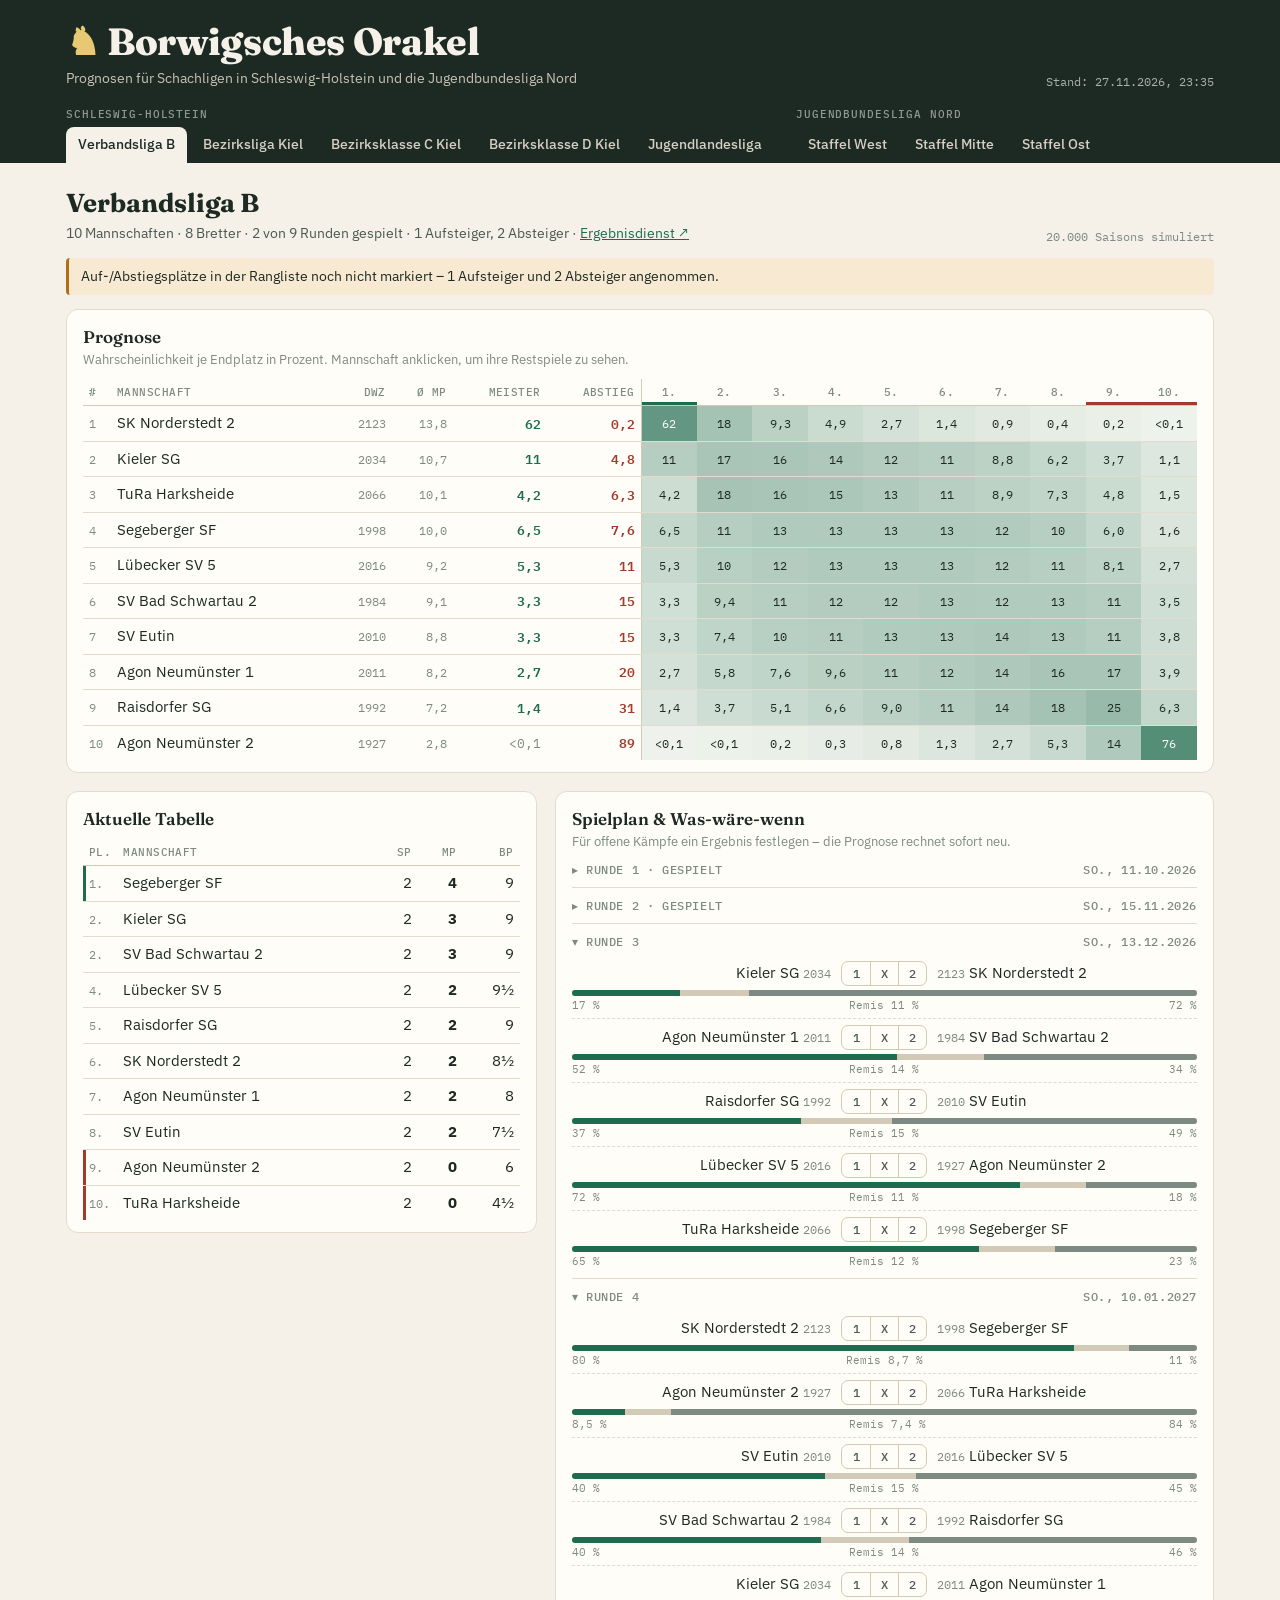
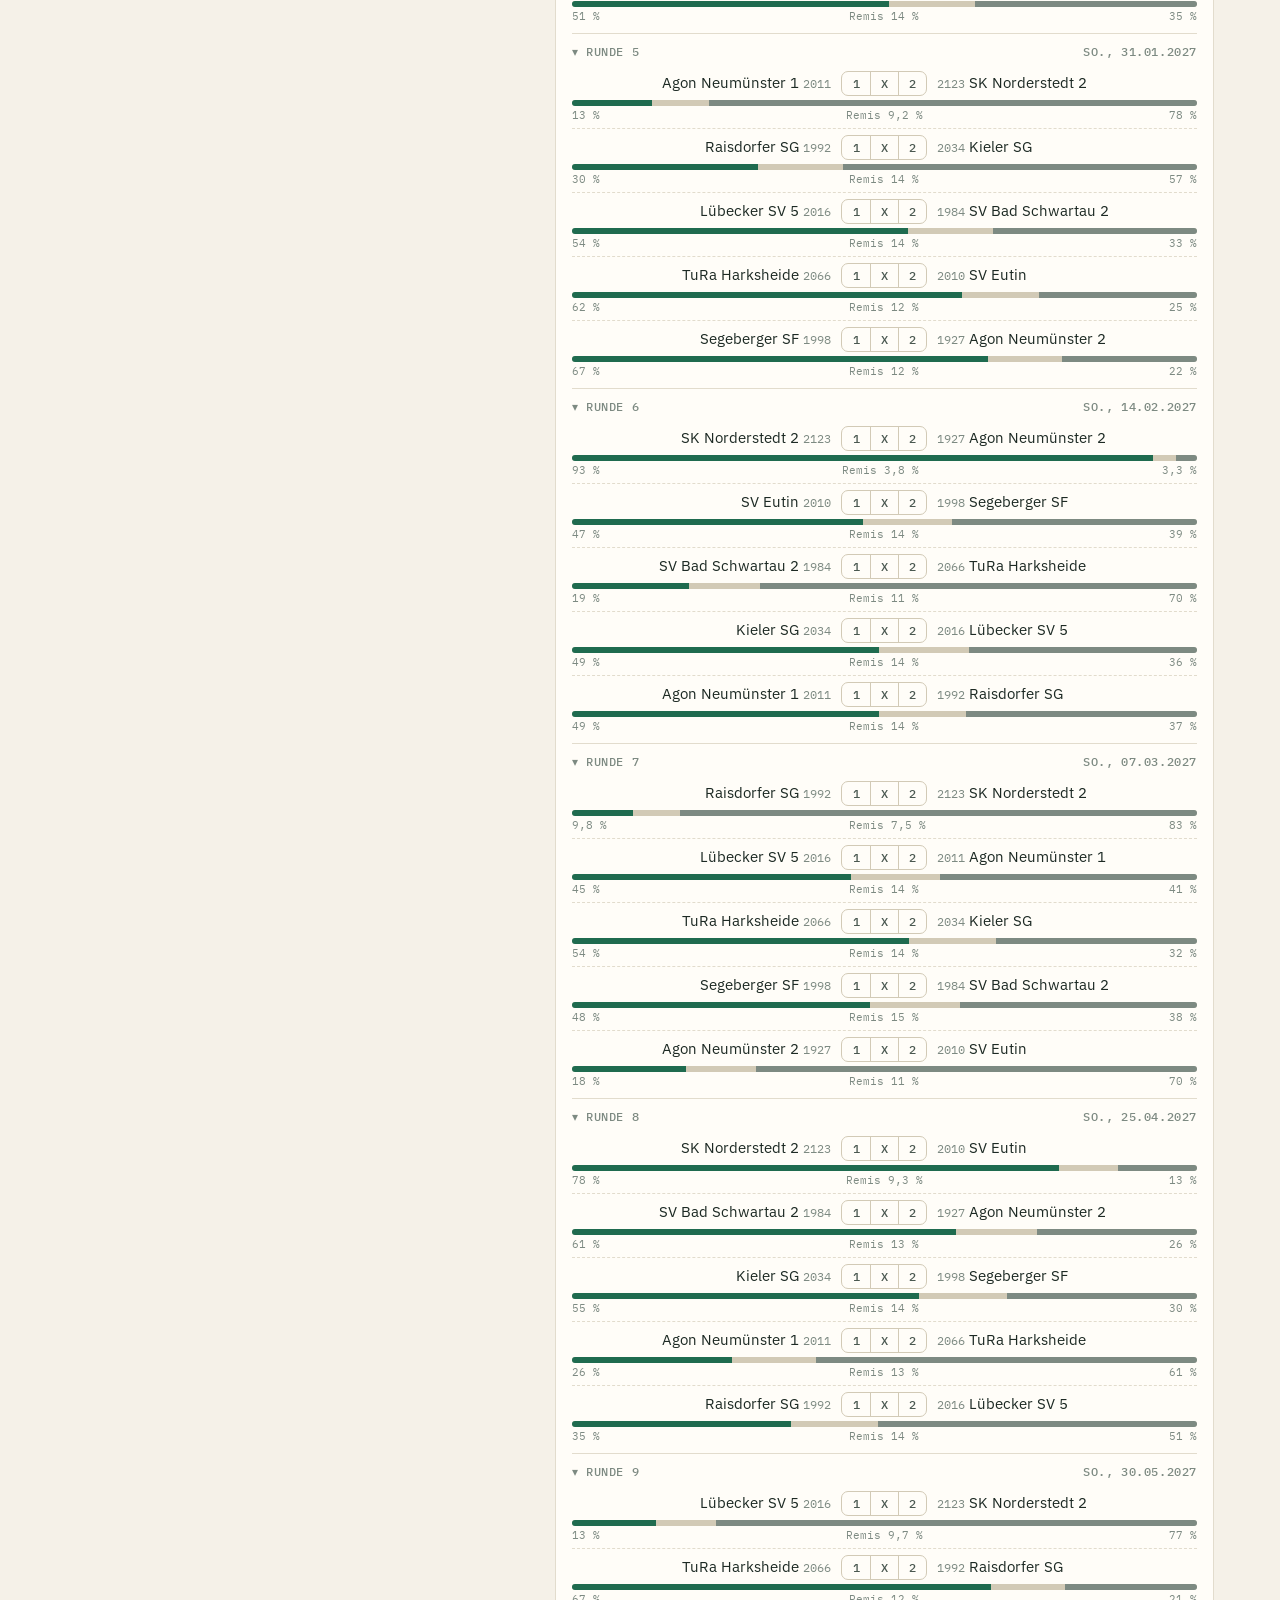
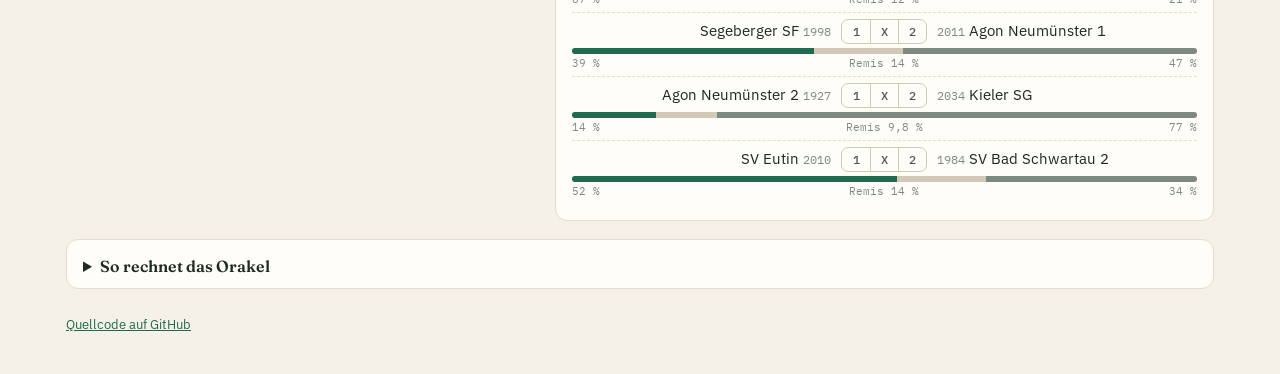
<file: docs/index.html>
<!doctype html>
<html lang="de">
<head>
<meta charset="utf-8">
<meta name="viewport" content="width=device-width, initial-scale=1">
<title>Borwigsches Orakel</title>
<meta name="description" content="Prognosen für Schachligen in Schleswig-Holstein und die Jugendbundesliga Nord – Monte-Carlo-Simulation auf Basis der DWZ.">
<link rel="preconnect" href="https://fonts.googleapis.com">
<link rel="preconnect" href="https://fonts.gstatic.com" crossorigin>
<link href="https://fonts.googleapis.com/css2?family=Fraunces:opsz,wght@9..144,600;9..144,800&family=IBM+Plex+Sans:wght@400;500;600&family=IBM+Plex+Mono:wght@400;500&display=swap" rel="stylesheet">
<link rel="stylesheet" href="style.css">
<link rel="icon" href="data:image/svg+xml,<svg xmlns='http://www.w3.org/2000/svg' viewBox='0 0 32 32'><circle cx='16' cy='16' r='15' fill='%231d2a24'/><text x='16' y='23' font-size='20' text-anchor='middle' fill='%23e8c872'>♞</text></svg>">
</head>
<body>
<header class="kopf">
  <div class="wrap kopf-inner">
    <div>
      <h1><span class="springer" aria-hidden="true">♞</span> Borwigsches Orakel</h1>
      <p class="unterzeile">Prognosen für Schachligen in Schleswig-Holstein und die Jugendbundesliga Nord</p>
    </div>
    <p class="stand" id="stand">Lade Daten …</p>
  </div>
  <nav class="wrap ligen-nav" id="ligen-nav" aria-label="Ligen"></nav>
</header>

<main class="wrap" id="inhalt">
  <section class="liga-kopf">
    <div>
      <h2 id="liga-name">–</h2>
      <p class="liga-meta" id="liga-meta"></p>
    </div>
    <div class="aktionen">
      <span class="sim-status" id="sim-status"></span>
      <button class="knopf leise" id="reset" hidden>Annahmen zurücksetzen</button>
    </div>
  </section>
  <p class="hinweis" id="annahme" hidden></p>

  <section class="karte">
    <div class="karte-kopf">
      <h3>Prognose</h3>
      <p class="karte-erk">Wahrscheinlichkeit je Endplatz in Prozent. Mannschaft anklicken, um ihre Restspiele zu sehen.</p>
    </div>
    <div class="tabelle-scroll"><table class="prognose" id="prognose"></table></div>
  </section>

  <div class="zweispaltig">
    <section class="karte">
      <div class="karte-kopf"><h3>Aktuelle Tabelle</h3></div>
      <div class="tabelle-scroll"><table class="tabelle" id="tabelle"></table></div>
    </section>

    <section class="karte">
      <div class="karte-kopf">
        <h3>Spielplan &amp; Was-wäre-wenn</h3>
        <p class="karte-erk">Für offene Kämpfe ein Ergebnis festlegen – die Prognose rechnet sofort neu. <span class="filter-info" id="filter-info"></span></p>
      </div>
      <div id="spielplan"></div>
    </section>
  </div>

  <section class="karte methodik">
    <details>
      <summary>So rechnet das Orakel</summary>
      <div class="methodik-text">
        <p>Jede offene Begegnung wird Brett für Brett ausgespielt, <span id="n-sim">20.000</span>-mal für die ganze Saison. Grundlage ist die durchschnittliche DWZ jeder Mannschaft (SVSH: Schnitt der Meldeliste laut Ergebnisdienst; JBL Nord: Schnitt der ersten Spieler der Meldeliste).</p>
        <p>Pro Brett gilt die übliche DWZ-Erwartung <code>E = 1 / (1 + 10^(−Δ/400))</code>. Daraus ergeben sich Sieg-, Remis- und Verlustwahrscheinlichkeit; die Remisquote ist bei gleich starken Gegnern am höchsten (30 %) und sinkt mit dem DWZ-Abstand. Damit die Vorhersage nicht zu selbstsicher wird, bekommt jede Mannschaft pro simulierter Saison eine zufällige Tagesform (±40 DWZ Standardabweichung).</p>
        <p>Die Tabelle wird nach Mannschaftspunkten, dann Brettpunkten sortiert; bleiben Teams gleich, entscheidet das Los. Weitere Feinwertungen (z. B. Berliner Wertung, direkter Vergleich) sind nicht nachgebildet. Aufstellungsänderungen, Ersatzspieler und kampflose Bretter bleiben unberücksichtigt – es ist ein Orakel, keine Glaskugel.</p>
        <p>Daten: <a href="https://schachverband-sh.de" rel="noopener">Schachverband Schleswig-Holstein</a> und <a href="https://nsv-online.de" rel="noopener">NSV-Ergebnisdienst</a>, automatisch alle paar Stunden aktualisiert. Idee nach dem <a href="https://www.schachklub-bad-homburg.de/LigaOrakel/LigaOrakel.php" rel="noopener">LigaOrakel des SK Bad Homburg</a>.</p>
      </div>
    </details>
  </section>
</main>

<footer class="fuss wrap">
  <a href="https://github.com/MisterB024Hub/Borwigsche-Orakel" rel="noopener">Quellcode auf GitHub</a>
</footer>

<script src="app.js"></script>
</body>
</html>
</file>
<file: docs/style.css>
:root {
  --papier: #f5f1e8;
  --karte: #fffdf8;
  --tinte: #1d2a24;
  --tinte-2: #4a5850;
  --tinte-3: #7d8a82;
  --linie: #e2dccd;
  --linie-2: #d2cab6;
  --gruen: #1f6b4f;
  --gruen-h: 31, 107, 79;
  --gold: #b8892a;
  --gold-hell: #e8c872;
  --auf: #1f6b4f;
  --auf-bg: #e3f0e8;
  --ab: #a33a2b;
  --ab-bg: #f6e1dc;
  --evtl: #b06d1a;
  --evtl-bg: #f8ead2;
  --kopf: #1d2a24;
  --kopf-text: #f5f1e8;
  --fokus: #b8892a;
  --mono: "IBM Plex Mono", ui-monospace, monospace;
  --sans: "IBM Plex Sans", system-ui, sans-serif;
  --serif: "Fraunces", Georgia, serif;
}
@media (prefers-color-scheme: dark) {
  :root {
    --papier: #121916;
    --karte: #19221e;
    --tinte: #e9e4d8;
    --tinte-2: #b7bdb4;
    --tinte-3: #848e87;
    --linie: #2a3530;
    --linie-2: #36433d;
    --gruen: #5cc39a;
    --gruen-h: 92, 195, 154;
    --gold: #e8c872;
    --auf: #6fd0a6;
    --auf-bg: #1d3a2e;
    --ab: #ef8e7e;
    --ab-bg: #3d2420;
    --evtl: #e9b067;
    --evtl-bg: #3a2e1b;
    --kopf: #0c110f;
  }
}

* { box-sizing: border-box; }
html { -webkit-text-size-adjust: 100%; }
body {
  margin: 0;
  background: var(--papier);
  color: var(--tinte);
  font: 15px/1.5 var(--sans);
}
a { color: var(--gruen); }
.wrap { max-width: 1180px; margin: 0 auto; padding: 0 16px; }

/* Kopf */
.kopf { background: var(--kopf); color: var(--kopf-text); padding-top: 22px; }
.kopf-inner { display: flex; justify-content: space-between; align-items: flex-end; gap: 16px; flex-wrap: wrap; }
.kopf h1 { font: 800 clamp(26px, 4vw, 38px)/1.05 var(--serif); margin: 0; letter-spacing: -0.01em; }
.springer { color: var(--gold-hell); }
.unterzeile { margin: 6px 0 0; color: #c9c3b4; font-size: 14px; }
.stand { margin: 0; font: 12px var(--mono); color: #a9b2ab; }
.ligen-nav { display: flex; gap: 22px; flex-wrap: wrap; padding-top: 18px; padding-bottom: 0; }
.nav-gruppe { display: flex; flex-direction: column; gap: 6px; }
.nav-gruppe-titel { font: 500 11px var(--mono); text-transform: uppercase; letter-spacing: 0.08em; color: #8f9a93; }
.nav-reihe { display: flex; gap: 4px; flex-wrap: wrap; }
.nav-knopf {
  appearance: none; border: 0; cursor: pointer;
  background: transparent; color: #d6d0c2;
  font: 500 14px var(--sans);
  padding: 8px 12px 10px; border-radius: 8px 8px 0 0;
}
.nav-knopf:hover { background: rgba(255,255,255,0.06); color: #fff; }
.nav-knopf[aria-current="true"] { background: var(--papier); color: var(--tinte); }
.nav-knopf:focus-visible, .knopf:focus-visible, .erg-knopf:focus-visible, .team-link:focus-visible { outline: 2px solid var(--fokus); outline-offset: 2px; }

/* Liga-Kopf */
.liga-kopf { display: flex; justify-content: space-between; align-items: flex-end; gap: 12px; flex-wrap: wrap; margin: 26px 0 14px; }
.liga-kopf h2 { font: 700 26px/1.15 var(--serif); margin: 0; }
.liga-meta { margin: 4px 0 0; color: var(--tinte-2); font-size: 14px; }
.liga-meta a { white-space: nowrap; }
.aktionen { display: flex; gap: 10px; align-items: center; }
.sim-status { font: 12px var(--mono); color: var(--tinte-3); }
.knopf {
  appearance: none; cursor: pointer; border: 1px solid var(--linie-2); background: var(--karte); color: var(--tinte);
  font: 500 13px var(--sans); padding: 7px 12px; border-radius: 8px;
}
.knopf:hover { border-color: var(--tinte-3); }
.hinweis { background: var(--evtl-bg); color: var(--tinte); border-left: 3px solid var(--evtl); padding: 8px 12px; border-radius: 4px; font-size: 14px; margin: 0 0 14px; }

/* Karten */
.karte { background: var(--karte); border: 1px solid var(--linie); border-radius: 12px; padding: 16px 16px 12px; margin-bottom: 18px; min-width: 0; }
.karte-kopf { margin-bottom: 10px; }
.karte h3 { font: 600 17px var(--serif); margin: 0; }
.karte-erk { margin: 3px 0 0; color: var(--tinte-3); font-size: 13px; }
.filter-info { color: var(--gruen); font-weight: 500; }
.zweispaltig { display: grid; grid-template-columns: minmax(0, 5fr) minmax(0, 7fr); gap: 18px; align-items: start; }
.zweispaltig .karte { margin-bottom: 18px; }
@media (max-width: 900px) { .zweispaltig { grid-template-columns: 1fr; gap: 0; } }
.tabelle-scroll { overflow-x: auto; -webkit-overflow-scrolling: touch; }

table { border-collapse: collapse; width: 100%; font-variant-numeric: tabular-nums; }
th { font: 500 11px var(--mono); text-transform: uppercase; letter-spacing: 0.04em; color: var(--tinte-3); text-align: right; padding: 6px 6px; border-bottom: 1px solid var(--linie-2); white-space: nowrap; }
td { padding: 6px 6px; border-bottom: 1px solid var(--linie); text-align: right; white-space: nowrap; }
th.l, td.l { text-align: left; }
tr:last-child td { border-bottom: 0; }
td.team { text-align: left; max-width: 240px; overflow: hidden; text-overflow: ellipsis; }
.team-link { appearance: none; border: 0; background: none; padding: 0; color: inherit; font: inherit; cursor: pointer; text-align: left; }
.team-link:hover { color: var(--gruen); text-decoration: underline; }
tr.aktiv td { background: rgba(var(--gruen-h), 0.08); }
tr.aktiv td.team { font-weight: 600; }
.dwz { color: var(--tinte-3); font: 12px var(--mono); }
.rang { color: var(--tinte-3); font: 12px var(--mono); width: 28px; }

/* Prognose-Tabelle */
.prognose td.p { font: 12px var(--mono); padding: 6px 4px; min-width: 38px; text-align: center; }
.prognose th.p { text-align: center; padding: 6px 4px; }
.prognose td.k { font: 600 13px var(--mono); }
.prognose td.k.auf { color: var(--auf); }
.prognose td.k.ab { color: var(--ab); }
.prognose td.k.evtl { color: var(--evtl); }
.prognose td.k.null { color: var(--tinte-3); font-weight: 400; }
.prognose th.zone-auf { box-shadow: inset 0 -3px 0 var(--auf); }
.prognose th.zone-ab { box-shadow: inset 0 -3px 0 var(--ab); }
.prognose th.zone-evtl { box-shadow: inset 0 -3px 0 var(--evtl); }
.prognose td.trenner, .prognose th.trenner { border-left: 1px solid var(--linie-2); }
.tabelle td.zone-auf, .tabelle td.zone-ab, .tabelle td.zone-evtl { position: relative; }
.tabelle td.rang.zone-auf { box-shadow: inset 3px 0 0 var(--auf); }
.tabelle td.rang.zone-ab { box-shadow: inset 3px 0 0 var(--ab); }
.tabelle td.rang.zone-evtl { box-shadow: inset 3px 0 0 var(--evtl); }

/* Spielplan */
.runde { border-top: 1px solid var(--linie); padding: 10px 0 4px; }
.runde:first-child { border-top: 0; padding-top: 0; }
.runde-kopf { cursor: pointer; list-style: none; display: flex; justify-content: space-between; font: 500 12px var(--mono); color: var(--tinte-3); text-transform: uppercase; letter-spacing: 0.05em; margin-bottom: 6px; }
.kampf { display: grid; grid-template-columns: minmax(0,1fr) auto minmax(0,1fr); gap: 4px 10px; align-items: center; padding: 6px 0; }
.kampf + .kampf { border-top: 1px dashed var(--linie); }
.kampf .h { text-align: right; overflow: hidden; text-overflow: ellipsis; white-space: nowrap; }
.kampf .g { overflow: hidden; text-overflow: ellipsis; white-space: nowrap; }
.kampf .mitte { text-align: center; }
.ergebnis { font: 600 14px var(--mono); }
.ergebnis.fest { color: var(--tinte); }
.ergebnis.annahme { color: var(--gold); }
.erg-gruppe { display: inline-flex; border: 1px solid var(--linie-2); border-radius: 7px; overflow: hidden; }
.erg-knopf { appearance: none; border: 0; background: transparent; color: var(--tinte-2); font: 500 12px var(--mono); padding: 4px 8px; cursor: pointer; min-width: 28px; }
.erg-knopf + .erg-knopf { border-left: 1px solid var(--linie-2); }
.erg-knopf:hover { background: rgba(var(--gruen-h), 0.08); }
.erg-knopf[aria-pressed="true"] { background: var(--gold); color: #1d2a24; }
.wkeit { grid-column: 1 / -1; display: flex; height: 6px; border-radius: 3px; overflow: hidden; background: var(--linie); }
.wkeit span { display: block; height: 100%; }
.wkeit .w-h { background: var(--gruen); }
.wkeit .w-r { background: var(--linie-2); }
.wkeit .w-g { background: var(--tinte-3); }
.wkeit-zahlen { grid-column: 1 / -1; display: flex; justify-content: space-between; font: 11px var(--mono); color: var(--tinte-3); margin-top: -2px; }
.leer { color: var(--tinte-3); font-size: 14px; padding: 8px 0; }

/* Methodik */
.methodik summary { cursor: pointer; font: 600 16px var(--serif); }
.methodik-text { color: var(--tinte-2); font-size: 14px; max-width: 75ch; }
.methodik code { font: 12px var(--mono); background: var(--papier); padding: 1px 4px; border-radius: 4px; }
.fuss { padding: 8px 16px 40px; font-size: 13px; color: var(--tinte-3); }
.runde-kopf::-webkit-details-marker { display: none; }
.runde-kopf span:first-child::before { content: "▸ "; }
details[open] > .runde-kopf span:first-child::before { content: "▾ "; }
@media (max-width: 560px) {
  .kampf { font-size: 13px; gap: 4px 6px; }
  .kampf .dwz { display: none; }
  .erg-knopf { padding: 4px 6px; min-width: 24px; }
  .prognose td.team { max-width: 150px; }
}
</file>
